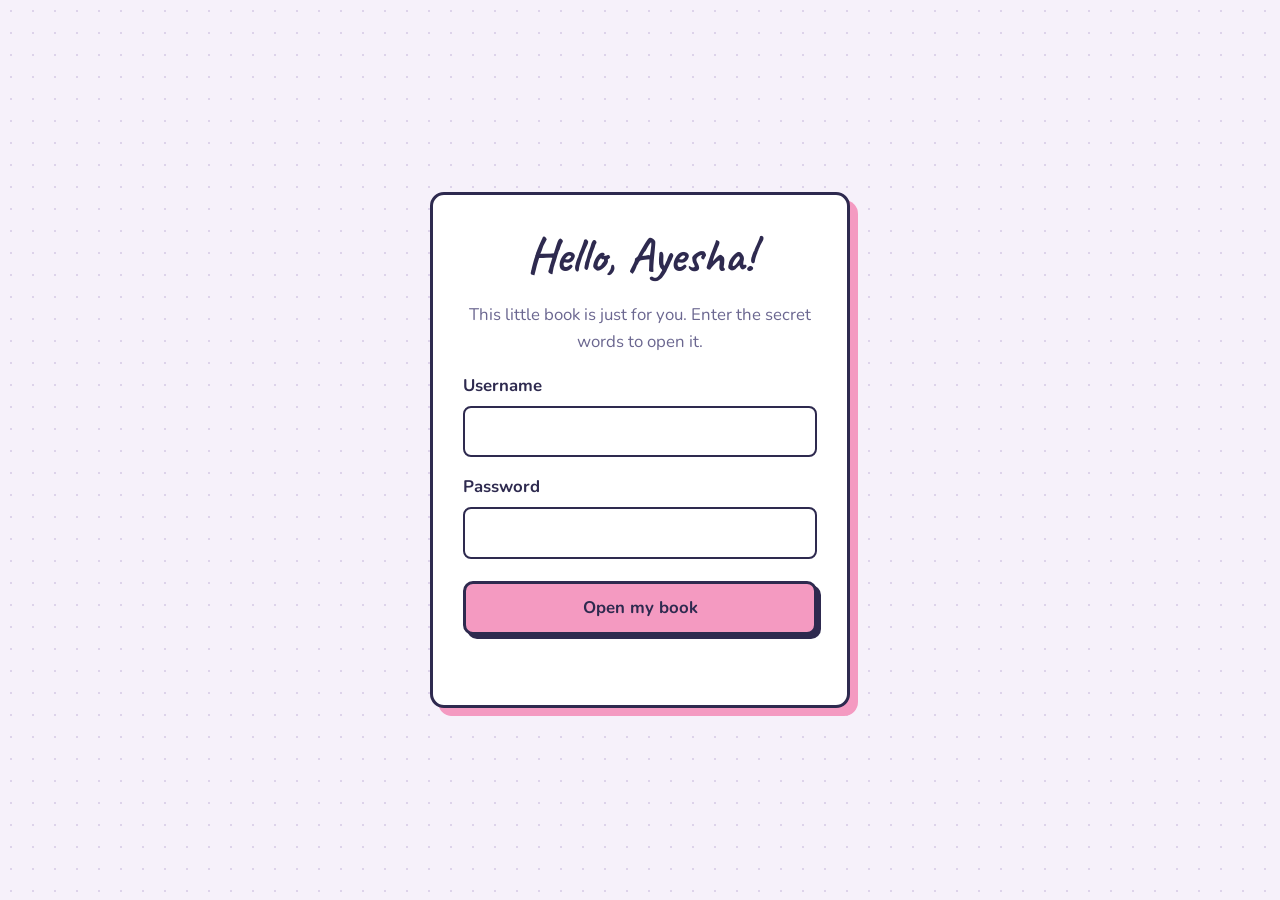
<file: index.html>
<!DOCTYPE html>
<html lang="en">
<head>
  <meta charset="UTF-8">
  <meta name="viewport" content="width=device-width, initial-scale=1">
  <title>Welcome — A little book for my sister</title>
  <link rel="stylesheet" href="style.css">
</head>
<body data-page="login">
  <main class="login-page">
    <form class="login-box" id="login-form">
      <h1>Hello, <span class="sister-name">Sister</span>!</h1>
      <p>This little book is just for you. Enter the secret words to open it.</p>

      <label for="username">Username</label>
      <input id="username" type="text" autocomplete="username" required>

      <label for="password">Password</label>
      <input id="password" type="password" autocomplete="current-password" required>

      <button class="btn" type="submit">Open my book</button>
      <p class="error" id="error" role="alert"></p>
    </form>
  </main>
  <script src="script.js"></script>
</body>
</html>
</file>
<file: style.css>
@import url('https://fonts.googleapis.com/css2?family=Caveat:wght@500;700&family=Nunito:wght@400;600;700&display=swap');

:root {
  --paper: #f6f1fa;
  --ink: #2e2a4f;
  --muted: #6b6790;
  --pink: #f49ac1;
  --marigold: #f2c14e;
  --mint: #7bc8a4;
  --sky: #9cc9f0;
  --white: #ffffff;
}

* { box-sizing: border-box; }

html { scroll-behavior: smooth; }

body {
  margin: 0;
  font-family: 'Nunito', system-ui, -apple-system, 'Segoe UI', sans-serif;
  font-size: 1.05rem;
  line-height: 1.65;
  color: var(--ink);
  background-color: var(--paper);
  /* soft dotted notebook paper */
  background-image: radial-gradient(#ddd3ea 1px, transparent 1px);
  background-size: 22px 22px;
}

h1, h2, h3 {
  font-family: 'Caveat', 'Segoe Print', 'Comic Sans MS', cursive;
  font-weight: 700;
  line-height: 1.1;
  margin: 0 0 .4em;
}
h1 { font-size: clamp(2.8rem, 7vw, 4.6rem); }
h2 { font-size: clamp(2.2rem, 5vw, 3rem); }
h3 { font-size: 1.9rem; }

p { max-width: 65ch; }

a { color: var(--ink); text-decoration-color: var(--pink); text-decoration-thickness: 3px; text-underline-offset: 4px; }
a:focus-visible, button:focus-visible, input:focus-visible {
  outline: 3px dashed var(--ink);
  outline-offset: 3px;
}

/* ---------- Header ---------- */
.site-header {
  background: var(--white);
  border-bottom: 3px solid var(--ink);
  position: sticky;
  top: 0;
  z-index: 20;
}
.nav {
  max-width: 1100px;
  margin: 0 auto;
  padding: 10px 20px;
  display: flex;
  align-items: center;
  justify-content: space-between;
  flex-wrap: wrap;
  gap: 10px;
}
.logo {
  font-family: 'Caveat', cursive;
  font-size: 2rem;
  font-weight: 700;
  text-decoration: none;
}
.nav-links {
  list-style: none;
  margin: 0;
  padding: 0;
  display: flex;
  flex-wrap: wrap;
  gap: 4px;
}
.nav-links a {
  display: block;
  padding: 4px 12px;
  text-decoration: none;
  font-weight: 700;
  border-radius: 6px;
}
.nav-links a:hover { background: var(--paper); }
.nav-links a.active { background: var(--marigold); }
.logout {
  font: inherit;
  font-weight: 700;
  background: var(--ink);
  color: var(--white);
  border: none;
  border-radius: 6px;
  padding: 6px 14px;
  cursor: pointer;
}

main {
  max-width: 1100px;
  margin: 0 auto;
  padding: 40px 20px 70px;
}

.intro { margin-bottom: 36px; }
.intro p { color: var(--muted); font-size: 1.15rem; }

/* ---------- Buttons ---------- */
.btn {
  display: inline-block;
  font: inherit;
  font-weight: 700;
  background: var(--pink);
  color: var(--ink);
  border: 3px solid var(--ink);
  border-radius: 10px;
  padding: 10px 22px;
  text-decoration: none;
  cursor: pointer;
  box-shadow: 4px 4px 0 var(--ink);
}
.btn:active { transform: translate(2px, 2px); box-shadow: 2px 2px 0 var(--ink); }

/* ---------- Home hero ---------- */
.hero {
  display: grid;
  grid-template-columns: 1fr 1fr;
  gap: 40px;
  align-items: center;
  margin-bottom: 60px;
}
.hero p { font-size: 1.2rem; }

/* polaroid with washi tape - the signature element */
.polaroid {
  position: relative;
  background: var(--white);
  padding: 12px 12px 8px;
  box-shadow: 0 10px 24px rgba(46, 42, 79, .15);
  transform: rotate(var(--tilt, -2deg));
  margin: 0;
}
.polaroid::before {
  content: "";
  position: absolute;
  top: -14px;
  left: 50%;
  width: 110px;
  height: 28px;
  transform: translateX(-50%) rotate(-3deg);
  background: var(--tape, var(--pink));
  opacity: .8;
}
.polaroid svg { display: block; width: 100%; height: auto; }
.polaroid figcaption {
  font-family: 'Caveat', cursive;
  font-size: 1.6rem;
  text-align: center;
  padding-top: 6px;
}

/* ---------- Home: links to sections ---------- */
.section-links {
  display: grid;
  grid-template-columns: repeat(auto-fit, minmax(220px, 1fr));
  gap: 22px;
  margin-bottom: 60px;
}
.section-link {
  display: block;
  text-decoration: none;
  background: var(--white);
  border: 3px solid var(--ink);
  border-radius: 12px;
  padding: 20px;
  box-shadow: 6px 6px 0 var(--accent, var(--sky));
}
.section-link:hover { box-shadow: 9px 9px 0 var(--accent, var(--sky)); }
.section-link strong { font-family: 'Caveat', cursive; font-size: 2rem; display: block; }
.section-link span { color: var(--muted); }

.quote-of-day {
  text-align: center;
  padding: 40px 20px;
  border-top: 3px dashed var(--ink);
  border-bottom: 3px dashed var(--ink);
}
.quote-of-day p {
  font-family: 'Caveat', cursive;
  font-size: clamp(1.8rem, 4vw, 2.6rem);
  margin: 0 auto 20px;
  min-height: 2.5em;
}

/* ---------- Quotes as sticky notes ---------- */
.sticky-wall {
  display: grid;
  grid-template-columns: repeat(auto-fit, minmax(230px, 1fr));
  gap: 30px;
  list-style: none;
  padding: 0;
}
.sticky {
  background: var(--marigold);
  padding: 28px 22px;
  min-height: 190px;
  font-family: 'Caveat', cursive;
  font-size: 1.75rem;
  line-height: 1.25;
  box-shadow: 0 8px 16px rgba(46, 42, 79, .18);
  transform: rotate(-1.5deg);
}
.sticky:nth-child(4n+2) { background: var(--pink); transform: rotate(1.5deg); }
.sticky:nth-child(4n+3) { background: var(--mint); transform: rotate(-.5deg); }
.sticky:nth-child(4n+4) { background: var(--sky); transform: rotate(2deg); }

/* ---------- Memories as diary entries ---------- */
.diary { display: grid; gap: 34px; }
.entry {
  background: var(--white);
  border-left: 8px solid var(--pink);
  padding: 24px 28px;
  /* ruled lines */
  background-image: repeating-linear-gradient(to bottom, transparent 0, transparent 31px, #e4dcef 31px, #e4dcef 32px);
  line-height: 32px;
}
.entry:nth-child(even) { border-left-color: var(--mint); }
.entry p { margin: 0; }
.entry .when { font-weight: 700; color: var(--muted); }
.memory-index { columns: 2 220px; padding-left: 1.2em; margin-bottom: 40px; }
.memory-index li { margin-bottom: 4px; }

/* ---------- Gallery ---------- */
.gallery {
  display: grid;
  grid-template-columns: repeat(auto-fit, minmax(260px, 1fr));
  gap: 46px 34px;
  padding-top: 14px;
}
.gallery .polaroid:nth-child(3n+2) { --tilt: 2deg; --tape: var(--mint); }
.gallery .polaroid:nth-child(3n+3) { --tilt: -1deg; --tape: var(--sky); }

/* ---------- Letter ---------- */
.letter {
  max-width: 720px;
  margin: 0 auto;
  background: var(--white);
  padding: 40px 44px;
  box-shadow: 0 10px 24px rgba(46, 42, 79, .12);
  background-image: repeating-linear-gradient(to bottom, transparent 0, transparent 35px, #e4dcef 35px, #e4dcef 36px);
  line-height: 36px;
  font-size: 1.1rem;
}
.letter p { margin: 0 0 36px; }
.letter .sign { font-family: 'Caveat', cursive; font-size: 2.2rem; }

/* ---------- Prev / next links ---------- */
.page-nav {
  display: flex;
  justify-content: space-between;
  flex-wrap: wrap;
  gap: 12px;
  margin-top: 56px;
  font-weight: 700;
}

/* ---------- Footer ---------- */
footer {
  border-top: 3px solid var(--ink);
  background: var(--white);
  padding: 24px 20px;
  text-align: center;
}
footer nav { display: flex; justify-content: center; flex-wrap: wrap; gap: 6px 18px; margin-bottom: 8px; }
footer small { color: var(--muted); }

/* ---------- Login ---------- */
.login-page {
  min-height: 100vh;
  display: grid;
  place-items: center;
  padding: 24px;
}
.login-box {
  width: 100%;
  max-width: 420px;
  background: var(--white);
  border: 3px solid var(--ink);
  border-radius: 14px;
  padding: 34px 30px;
  box-shadow: 8px 8px 0 var(--pink);
}
.login-box h1 { font-size: 3rem; text-align: center; }
.login-box > p { text-align: center; color: var(--muted); margin: 0 auto 10px; }
.login-box label { display: block; font-weight: 700; margin: 16px 0 6px; }
.login-box input {
  width: 100%;
  font: inherit;
  padding: 10px 12px;
  border: 2px solid var(--ink);
  border-radius: 8px;
}
.login-box .btn { width: 100%; margin-top: 22px; }
.error { color: #b3261e; font-weight: 700; min-height: 1.6em; margin: 10px 0 0; }

/* ---------- Responsive ---------- */
@media (max-width: 760px) {
  .hero { grid-template-columns: 1fr; }
  .letter { padding: 28px 22px; }
  .logo { font-size: 1.7rem; }
}

@media (prefers-reduced-motion: reduce) {
  html { scroll-behavior: auto; }
  * { transition: none !important; }
}
</file>
